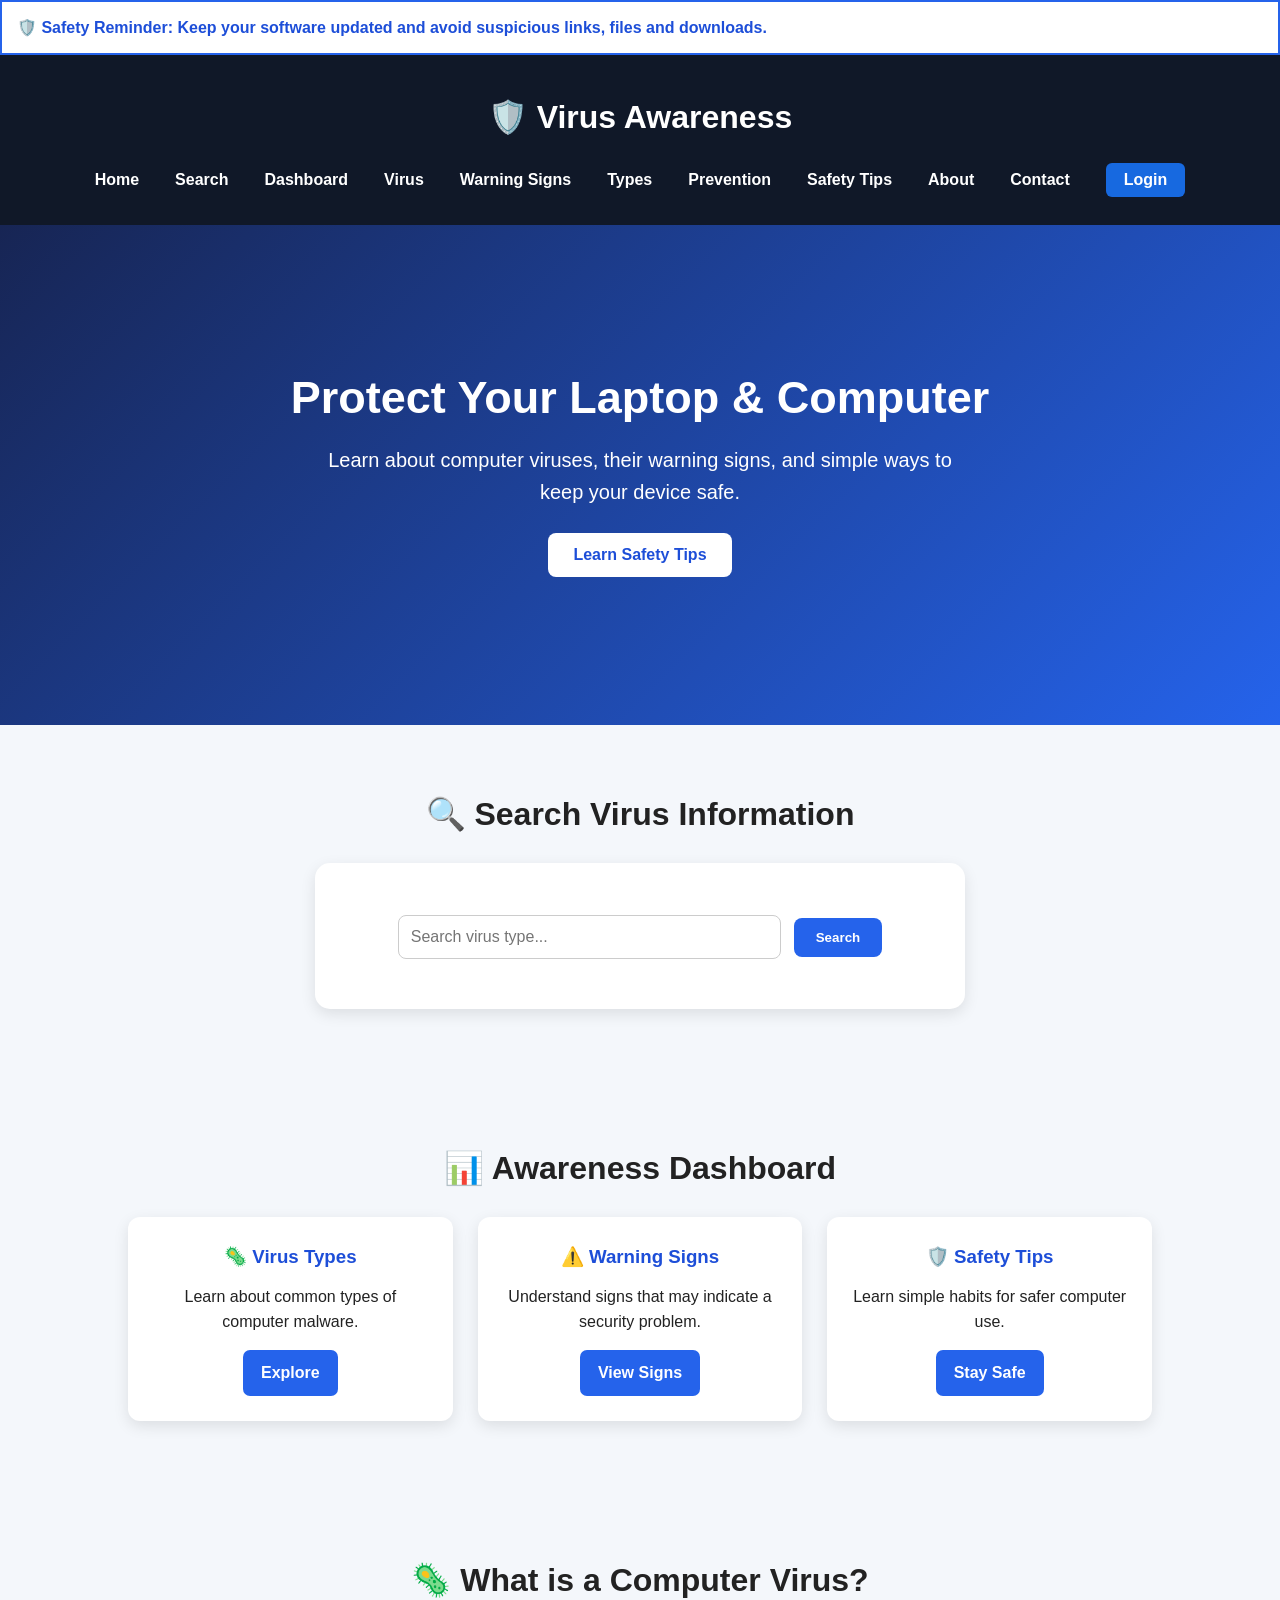
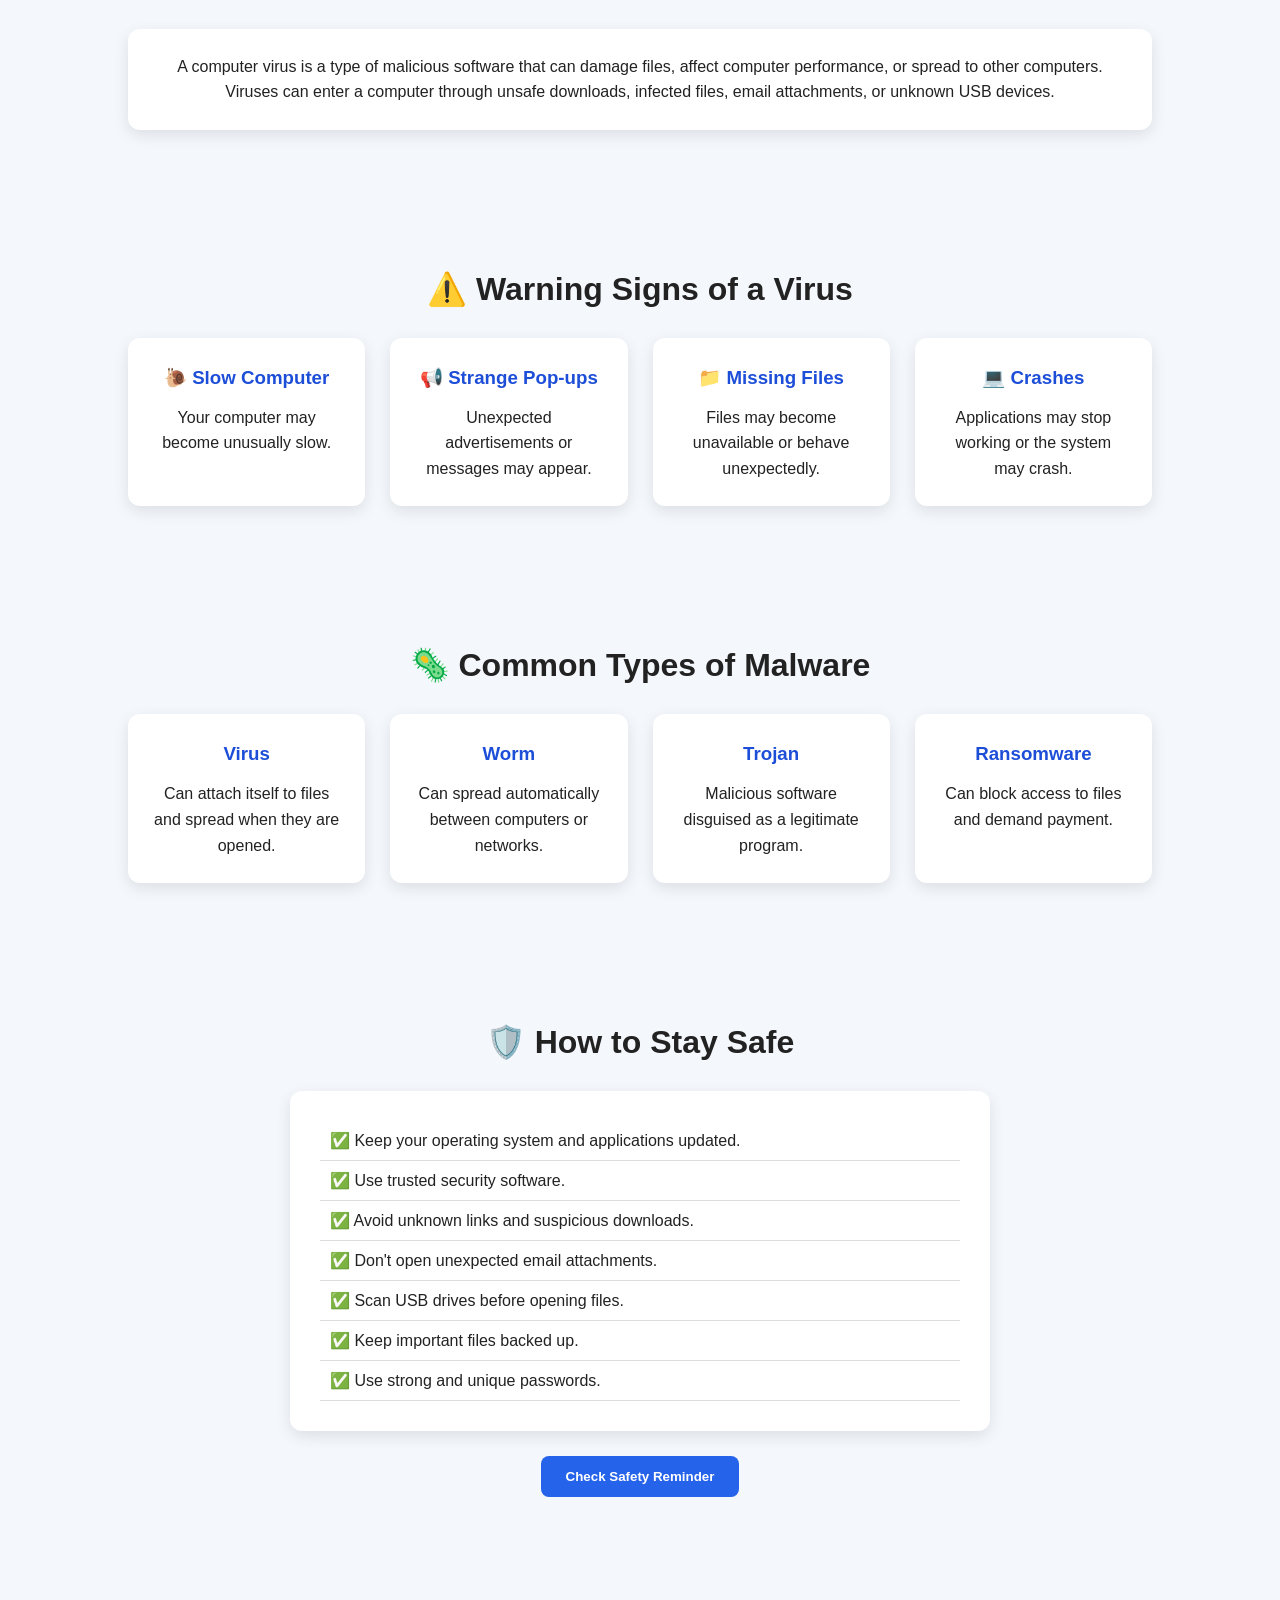
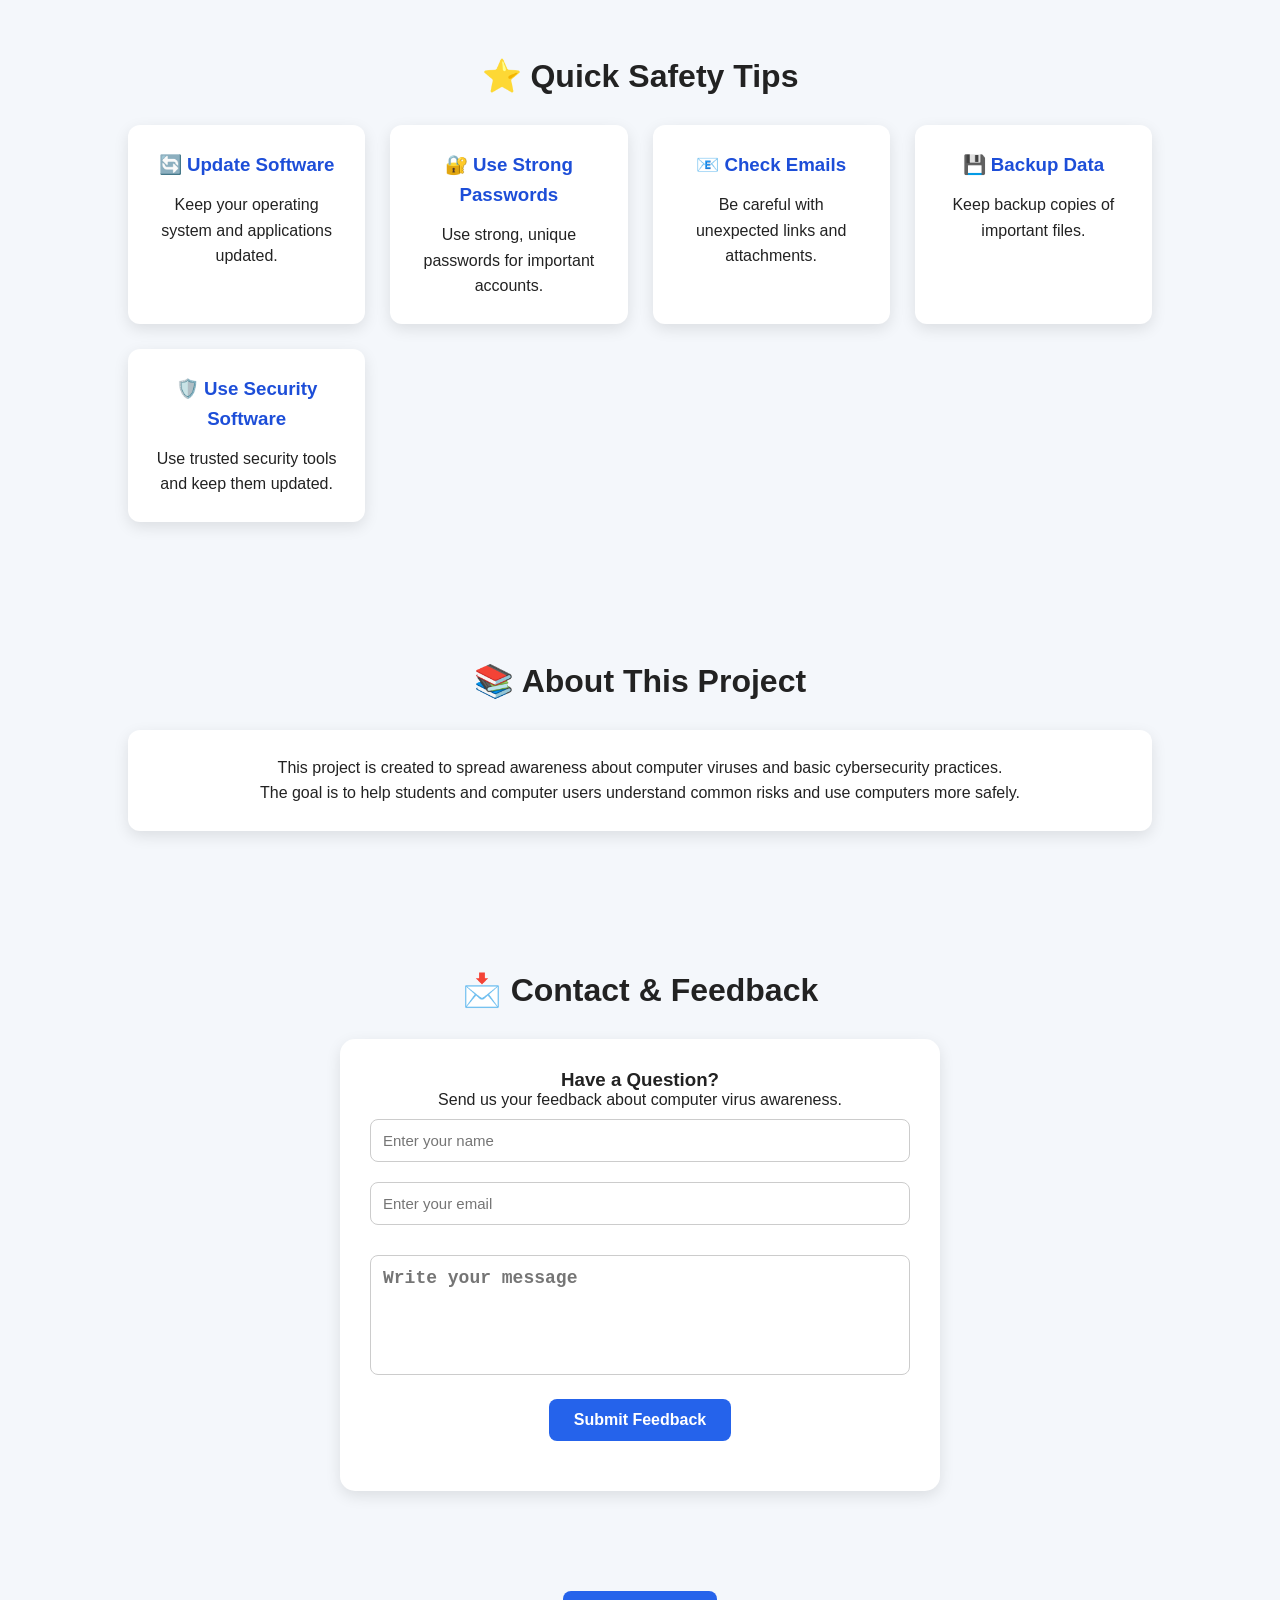
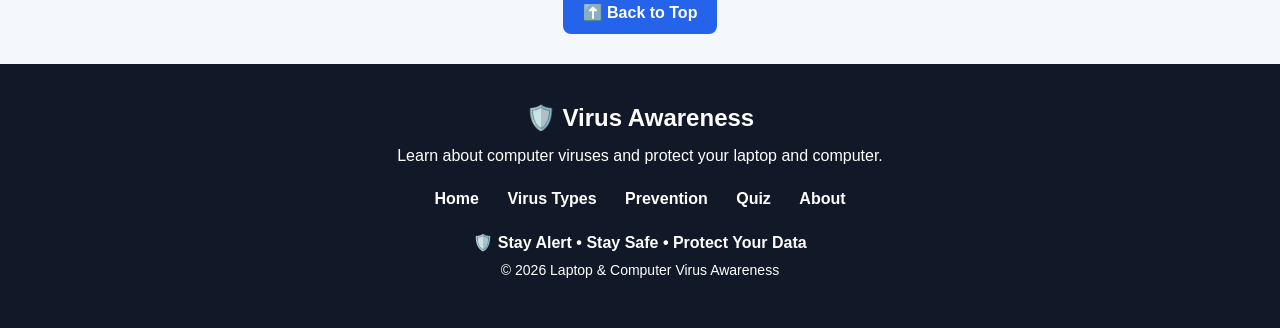
<file: index.html>
<!DOCTYPE html>
<html lang="en">
<head>
    <meta charset="UTF-8">
    <meta name="viewport" content="width=device-width, initial-scale=1.0">
    <title>Laptop & Computer Virus Awareness</title>
    <link rel="stylesheet" href="style.css">
</head>

<body>
    <div class="reminder-bar">
    <div class="reminder-moving">
        🛡️ Safety Reminder: Keep your software updated and avoid suspicious links, files and downloads.
    </div>
</div>
<header>
    <h1>🛡️ Virus Awareness</h1>

    <nav>
        <a href="#home">Home</a>
        <a href="#search">Search</a>
        <a href="#dashboard">Dashboard</a>
        <a href="#virus">Virus</a>
        <a href="#signs">Warning Signs</a>
        <a href="#types">Types</a>
        <a href="#prevention">Prevention</a>
        <a href="#quick-tips">Safety Tips</a>
        <a href="#about">About</a>
        <a href="#contact">Contact</a>
        <a href="login.html" class="login-btn">Login</a>
    </nav>
</header>

<section id="home" class="hero">
    <div>
        <h2>Protect Your Laptop & Computer</h2>
        <p>
            Learn about computer viruses, their warning signs,
            and simple ways to keep your device safe.
        </p>

        <a href="#prevention" class="btn">Learn Safety Tips</a>
    </div>
</section>
<section id="search">
    <h2>🔍 Search Virus Information</h2>

    <div class="search-box">
        <input type="text" id="searchInput"
               placeholder="Search virus type...">

        <button onclick="searchVirus()">Search</button>

        <p id="searchResult"></p>
    </div>
</section>
<section id="dashboard">
    <h2>📊 Awareness Dashboard</h2>

    <div class="cards">

        <div class="card">
            <h3>🦠 Virus Types</h3>
            <p>Learn about common types of computer malware.</p>
            <a href="#types" class="dashboard-btn">Explore</a>
        </div>

        <div class="card">
            <h3>⚠️ Warning Signs</h3>
            <p>Understand signs that may indicate a security problem.</p>
            <a href="#signs" class="dashboard-btn">View Signs</a>
        </div>

        <div class="card">
            <h3>🛡️ Safety Tips</h3>
            <p>Learn simple habits for safer computer use.</p>
            <a href="#prevention" class="dashboard-btn">Stay Safe</a>
        </div>

        
    </div>
</section>

</section>
<section id="virus">
    <h2>🦠 What is a Computer Virus?</h2>

    <div class="card">
        <p>
            A computer virus is a type of malicious software that can
            damage files, affect computer performance, or spread to
            other computers.
        </p>

        <p>
            Viruses can enter a computer through unsafe downloads,
            infected files, email attachments, or unknown USB devices.
        </p>
    </div>
</section>

<section id="signs">
    <h2>⚠️ Warning Signs of a Virus</h2>

    <div class="cards">

        <div class="card">
            <h3>🐌 Slow Computer</h3>
            <p>Your computer may become unusually slow.</p>
        </div>

        <div class="card">
            <h3>📢 Strange Pop-ups</h3>
            <p>Unexpected advertisements or messages may appear.</p>
        </div>

        <div class="card">
            <h3>📁 Missing Files</h3>
            <p>Files may become unavailable or behave unexpectedly.</p>
        </div>

        <div class="card">
            <h3>💻 Crashes</h3>
            <p>Applications may stop working or the system may crash.</p>
        </div>

    </div>
</section>

<section id="types">
    <h2>🦠 Common Types of Malware</h2>

    <div class="cards">

        <div class="card">
            <h3>Virus</h3>
            <p>Can attach itself to files and spread when they are opened.</p>
        </div>

        <div class="card">
            <h3>Worm</h3>
            <p>Can spread automatically between computers or networks.</p>
        </div>

        <div class="card">
            <h3>Trojan</h3>
            <p>Malicious software disguised as a legitimate program.</p>
        </div>

        <div class="card">
            <h3>Ransomware</h3>
            <p>Can block access to files and demand payment.</p>
        </div>

    </div>
</section>

<section id="prevention">
    <h2>🛡️ How to Stay Safe</h2>

    <div class="tips">
        <p>✅ Keep your operating system and applications updated.</p>
        <p>✅ Use trusted security software.</p>
        <p>✅ Avoid unknown links and suspicious downloads.</p>
        <p>✅ Don't open unexpected email attachments.</p>
        <p>✅ Scan USB drives before opening files.</p>
        <p>✅ Keep important files backed up.</p>
        <p>✅ Use strong and unique passwords.</p>
    </div>

    <button onclick="showMessage()">Check Safety Reminder</button>

    <p id="message"></p>
</section>
<!-- Quick Safety Tips Section -->
<section id="quick-tips">

    <h2>⭐ Quick Safety Tips</h2>

    <div class="cards">

        <div class="card">
            <h3>🔄 Update Software</h3>
            <p>Keep your operating system and applications updated.</p>
        </div>

        <div class="card">
            <h3>🔐 Use Strong Passwords</h3>
            <p>Use strong, unique passwords for important accounts.</p>
        </div>

        <div class="card">
            <h3>📧 Check Emails</h3>
            <p>Be careful with unexpected links and attachments.</p>
        </div>

        <div class="card">
            <h3>💾 Backup Data</h3>
            <p>Keep backup copies of important files.</p>
        </div>

        <div class="card">
            <h3>🛡️ Use Security Software</h3>
            <p>Use trusted security tools and keep them updated.</p>
        </div>

    </div>

</section>
<section id="about">
    <h2>📚 About This Project</h2>

    <div class="card">
        <p>
            This project is created to spread awareness about computer
            viruses and basic cybersecurity practices.
        </p>

        <p>
            The goal is to help students and computer users understand
            common risks and use computers more safely.
        </p>
    </div>
</section>
<section id="contact">
    <h2>📩 Contact & Feedback</h2>

    <div class="contact-box">
        <h3>Have a Question?</h3>
        <p>Send us your feedback about computer virus awareness.</p>

        <input type="text" id="name" placeholder="Enter your name">

        <input type="email" id="email" placeholder="Enter your email">

        <textarea id="message" placeholder="Write your message"></textarea>

        <button onclick="sendFeedback()">Submit Feedback</button>

        <p id="feedbackMessage"></p>
    </div>
</section>
<div class="top-button">
    <a href="#home">⬆️ Back to Top</a>
</div>
<footer class="main-footer">

    <h2>🛡️ Virus Awareness</h2>

    <p>
        Learn about computer viruses and protect your laptop and computer.
    </p>

    <div class="footer-links">
        <a href="#home">Home</a>
        <a href="#types">Virus Types</a>
        <a href="#prevention">Prevention</a>
        <a href="#quiz">Quiz</a>
        <a href="#about">About</a>
    </div>

    <p class="footer-safety">
        🛡️ Stay Alert • Stay Safe • Protect Your Data
    </p>

    <p class="copyright">
        © 2026 Laptop & Computer Virus Awareness
    </p>

</footer>
<script src="script.js"></script>

</body>
</html>
</file>
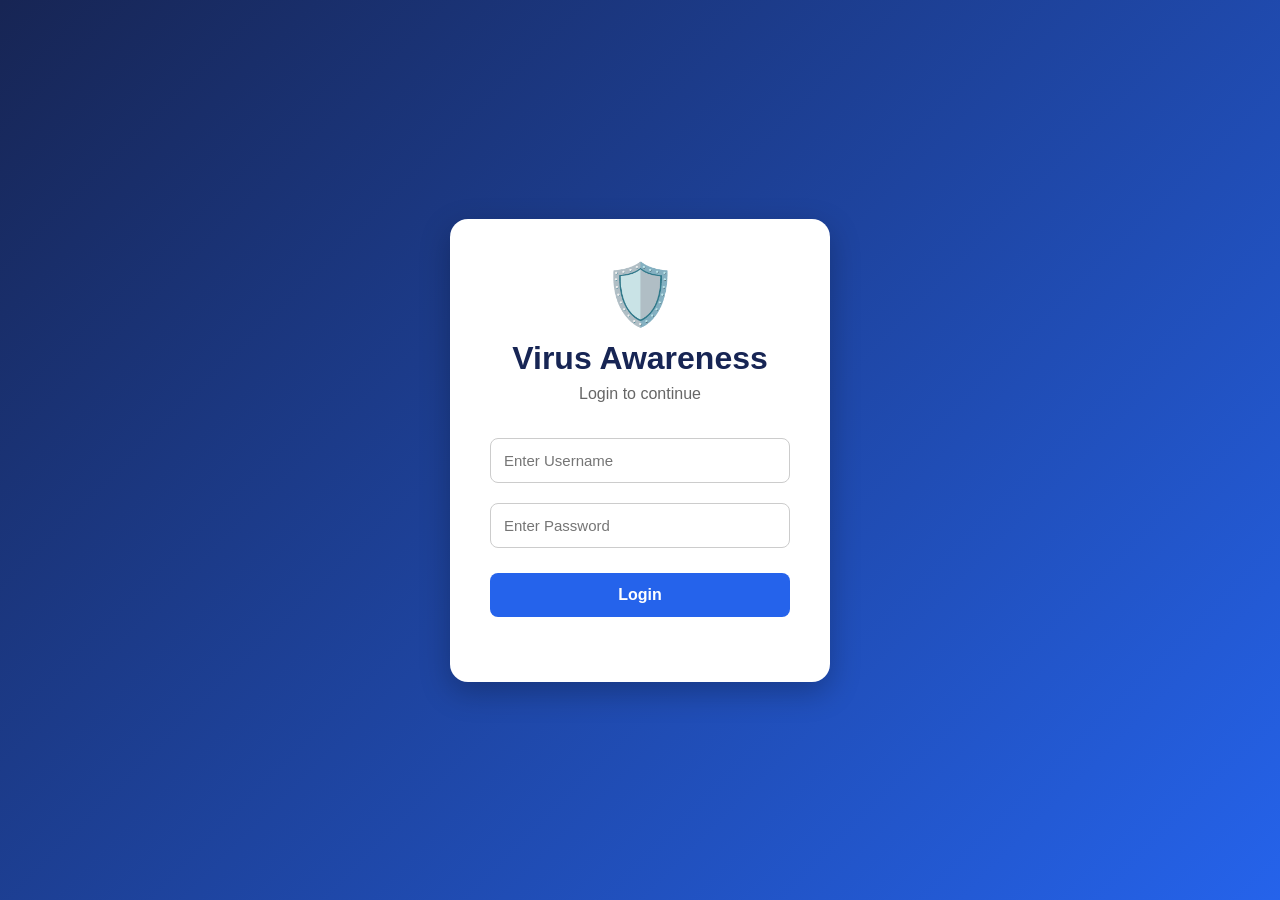
<file: home.html>
<!DOCTYPE html>
<html lang="en">
<head>
    <meta charset="UTF-8">
    <meta name="viewport" content="width=device-width, initial-scale=1.0">
    <title>Login</title>
    <meta http-equiv="refresh" content="0; url=login.html">
</head>
<body>
    <p>Opening Login Page...</p>
</body>
</html>
</file>
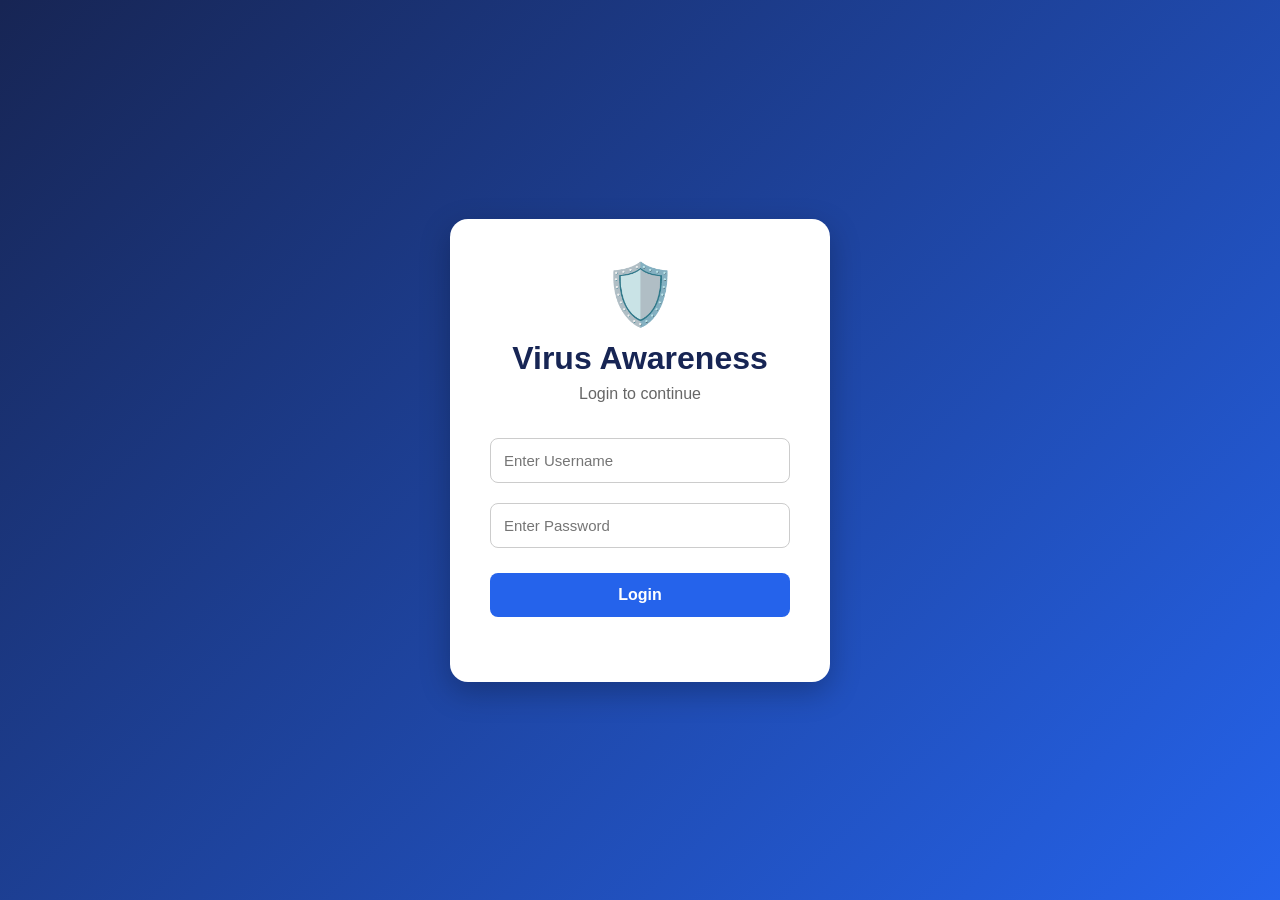
<file: login.html>
<!DOCTYPE html>
<html lang="en">
<head>
    <meta charset="UTF-8">
    <meta name="viewport" content="width=device-width, initial-scale=1.0">
    <title>Virus Awareness - Login</title>
    <link rel="stylesheet" href="login.css">
</head>

<body>

<div class="login-box">

    <div class="icon">🛡️</div>

    <h1>Virus Awareness</h1>
    <p>Login to continue</p>

    <form onsubmit="login(event)">

        <input type="text" id="username"
               placeholder="Enter Username" required>

        <input type="password" id="password"
               placeholder="Enter Password" required>

        <button type="submit">Login</button>

    </form>

    <p id="loginMessage"></p>

</div>

<script src="login.js"></script>

</body>
</html>
</file>
<file: style.css>
* {
    margin: 0;
    padding: 0;
    box-sizing: border-box;
    scroll-behavior: smooth;
}

body {
    font-family: Arial, sans-serif;
    background: #f4f7fb;
    color: #222;
}

header {
    background: #101828;
    color: white;
    padding: 20px;
    text-align: center;
    position: sticky;
    top: 0;
    z-index: 1000;
}

header h1 {
    margin-bottom: 15px;
}

nav a {
    color: white;
    text-decoration: none;
    margin: 8px;
    font-weight: bold;
}

nav a:hover {
    color: #4cc9f0;
}

.hero {
    min-height: 500px;
    display: flex;
    justify-content: center;
    align-items: center;
    text-align: center;
    padding: 40px;

    background: linear-gradient(
        135deg,
        #172554,
        #2563eb
    );
    color: white;
}

.hero h2 {
    font-size: 45px;
    margin-bottom: 20px;
}

.hero p {
    font-size: 20px;
    max-width: 650px;
    margin: auto;
    line-height: 1.6;
}

.btn,
button {
    display: inline-block;
    margin-top: 25px;
    padding: 13px 25px;
    background: #ffffff;
    color: #1d4ed8;
    border: none;
    border-radius: 8px;
    text-decoration: none;
    font-weight: bold;
    cursor: pointer;
}

section {
    padding: 70px 10%;
    text-align: center;
}

section h2 {
    font-size: 32px;
    margin-bottom: 30px;
}

.cards {
    display: grid;
    grid-template-columns: repeat(auto-fit, minmax(220px, 1fr));
    gap: 25px;
}

.card {
    background: white;
    padding: 25px;
    border-radius: 12px;
    box-shadow: 0 5px 15px rgba(0,0,0,0.1);
    line-height: 1.6;
}

.card h3 {
    margin-bottom: 12px;
    color: #1d4ed8;
}

.tips {
    max-width: 700px;
    margin: auto;
    text-align: left;
    background: white;
    padding: 30px;
    border-radius: 12px;
    box-shadow: 0 5px 15px rgba(0,0,0,0.1);
}

.tips p {
    padding: 10px;
    border-bottom: 1px solid #ddd;
}

#prevention button {
    background: #2563eb;
    color: white;
}

#message {
    margin-top: 20px;
    font-size: 18px;
    font-weight: bold;
}

footer {
    background: #101828;
    color: white;
    text-align: center;
    padding: 25px;
}

@media (max-width: 700px) {

    .hero h2 {
        font-size: 32px;
    }

    nav a {
        display: inline-block;
        font-size: 14px;
    }

    section {
        padding: 50px 5%;
    }
}

.quiz-box {
    max-width: 700px;
    margin: auto;
    background: white;
    padding: 30px;
    border-radius: 15px;
    box-shadow: 0 5px 15px rgba(0,0,0,0.1);
}

.quiz-box h3 {
    margin-bottom: 20px;
}

.quiz-box button {
    display: block;
    width: 100%;
    margin: 10px 0;
    background: #eef4ff;
    color: #222;
}

.quiz-box button:hover {
    background: #dbeafe;
}

#quizResult {
    margin-top: 20px;
    font-weight: bold;
}

.dashboard-btn {
    display: inline-block;
    margin-top: 15px;
    padding: 10px 18px;
    background: #2563eb;
    color: white;
    text-decoration: none;
    border-radius: 7px;
    font-weight: bold;
}

.dashboard-btn:hover {
    background: #1d4ed8;
}

/* Contact Section */

.contact-box {
    max-width: 600px;
    margin: auto;
    background: white;
    padding: 30px;
    border-radius: 15px;
    box-shadow: 0 5px 15px rgba(0,0,0,0.1);
}

.contact-box input,
.contact-box textarea {
    width: 100%;
    padding: 12px;
    margin: 10px 0;
    border: 1px solid #ccc;
    border-radius: 8px;
    box-sizing: border-box;
    font-size: 15px;
}

.contact-box textarea {
    height: 120px;
    resize: none;
}

.contact-box button {
    background: #2563eb;
    color: white;
    padding: 12px 25px;
    border: none;
    border-radius: 8px;
    cursor: pointer;
    font-size: 16px;
    margin-top: 10px;
}

.contact-box button:hover {
    background: #1d4ed8;
}

#feedbackMessage {
    margin-top: 20px;
    font-weight: bold;
}

/* Mobile Responsive Design */

@media (max-width: 768px) {

    nav {
        flex-wrap: wrap;
        gap: 8px;
    }

    nav a,
    nav button {
        font-size: 14px;
        padding: 8px 12px;
    }

    section {
        padding: 40px 15px;
    }

    .cards {
        grid-template-columns: 1fr;
    }

    .quiz-box,
    .scanner-box,
    .contact-box {
        width: 90%;
        padding: 20px;
    }
}

/* Smooth Scrolling */

html {
    scroll-behavior: smooth;
}

/* Card Hover Effect */

.card {
    transition: transform 0.3s ease, box-shadow 0.3s ease;
}

.card:hover {
    transform: translateY(-8px);
    box-shadow: 0 10px 25px rgba(0,0,0,0.2);
}

/* Button Hover Effect */

button,
.dashboard-btn {
    transition: transform 0.2s ease, background 0.2s ease;
}

button:hover,
.dashboard-btn:hover {
    transform: scale(1.05);
}

/* Search Section */

.search-box {
    max-width: 650px;
    margin: auto;
    padding: 30px;
    background: white;
    border-radius: 15px;
    box-shadow: 0 5px 15px rgba(0,0,0,0.1);
    text-align: center;
}

.search-box input {
    width: 65%;
    padding: 12px;
    border: 1px solid #ccc;
    border-radius: 8px;
    font-size: 16px;
}

.search-box button {
    padding: 12px 22px;
    margin-left: 8px;
    background: #2563eb;
    color: white;
    border: none;
    border-radius: 8px;
    cursor: pointer;
}

#searchResult {
    margin-top: 20px;
    font-size: 18px;
    font-weight: bold;
}

.top-button {
    text-align: center;
    margin: 30px 0;
}

.top-button a {
    display: inline-block;
    padding: 12px 20px;
    background: #2563eb;
    color: white;
    text-decoration: none;
    border-radius: 8px;
    font-weight: bold;
}

.top-button a:hover {
    background: #1d4ed8;
}

/* Statistics Section */

.stats-container {
    display: grid;
    grid-template-columns: repeat(4, 1fr);
    gap: 20px;
    max-width: 1000px;
    margin: auto;
}

.stat-card {
    background: white;
    padding: 25px;
    border-radius: 15px;
    text-align: center;
    box-shadow: 0 5px 15px rgba(0,0,0,0.1);
    transition: transform 0.3s ease;
}

.stat-card:hover {
    transform: translateY(-8px);
}

.stat-card h3 {
    font-size: 28px;
    margin-bottom: 10px;
}

.stat-card p {
    font-size: 17px;
    font-weight: bold;
}

/* Attractive Footer */

.main-footer {
    background: #111827;
    color: white;
    text-align: center;
    padding: 40px 20px;
    margin-top: 30px;
}

.main-footer h2 {
    margin-bottom: 15px;
}

.main-footer p {
    margin: 10px 0;
}

.footer-links {
    margin: 25px 0;
}

.footer-links a {
    color: white;
    text-decoration: none;
    margin: 0 12px;
    font-weight: bold;
}

.footer-links a:hover {
    text-decoration: underline;
}

.footer-safety {
    font-weight: bold;
}

.copyright {
    font-size: 14px;
    margin-top: 20px;
}

nav {
    display: flex;
    align-items: center;
    justify-content: center;
    gap: 20px;
}

nav .login-btn {
    background: #1769e0;
    color: white;
    padding: 8px 18px;
    border-radius: 6px;
    text-decoration: none;
    font-weight: bold;
}

nav .login-btn:hover {
    background: #0d4fb8;
}

/* Fix header and page title spacing */

header {
    position: relative;
    width: 100%;
    box-sizing: border-box;
}

body {
    margin: 0;
}

section {
    scroll-margin-top: 100px;
}

h1 {
    margin-top: 20px;
    line-height: 1.4;
}

.stats-container {
    display: flex;
    justify-content: center;
    align-items: center;
    gap: 20px;
    flex-wrap: wrap;
    margin: auto;
}

/* Rotating Safety Reminder */

.reminder-circle {
    width: 180px;
    height: 180px;
    margin: 25px auto;
    border: 4px solid #2563eb;
    border-radius: 50%;
    display: flex;
    align-items: center;
    justify-content: center;
    animation: circleRotate 6s linear infinite;
    background: #eff6ff;
    box-shadow: 0 5px 20px rgba(0, 0, 0, 0.15);
}

.reminder-text {
    width: 140px;
    text-align: center;
    font-size: 14px;
    font-weight: bold;
    color: #1d4ed8;
}

/* Safety Reminder Bar */

.reminder-bar {
    width: 100%;
    height: 55px;
    box-sizing: border-box;
    overflow: hidden;
    display: flex;
    align-items: center;
    background: white;
    border: 2px solid #2563eb;
    padding: 0 15px;
}

.reminder-moving {
    display: inline-block;
    white-space: nowrap;
    font-size: 16px;
    font-weight: bold;
    color: #1d4ed8;
    animation: reminderRotate 8s linear infinite;
}

@keyframes reminderRotate {
    from {
        transform: translateX(100%);
    }

    to {
        transform: translateX(-100%);
    }
}
</file>
<file: login.css>
* {
    margin: 0;
    padding: 0;
    box-sizing: border-box;
}

body {
    min-height: 100vh;
    display: flex;
    justify-content: center;
    align-items: center;
    font-family: Arial, sans-serif;
    background: linear-gradient(135deg, #172554, #2563eb);
}

.login-box {
    width: 380px;
    padding: 40px;
    background: white;
    border-radius: 18px;
    text-align: center;
    box-shadow: 0 10px 30px rgba(0, 0, 0, 0.25);
}

.icon {
    font-size: 60px;
    margin-bottom: 10px;
}

.login-box h1 {
    color: #172554;
    margin-bottom: 8px;
}

.login-box p {
    color: #666;
    margin-bottom: 25px;
}

.login-box input {
    width: 100%;
    padding: 13px;
    margin: 10px 0;
    border: 1px solid #ccc;
    border-radius: 8px;
    font-size: 15px;
}

.login-box button {
    width: 100%;
    padding: 13px;
    margin-top: 15px;
    border: none;
    border-radius: 8px;
    background: #2563eb;
    color: white;
    font-size: 16px;
    font-weight: bold;
    cursor: pointer;
}

.login-box button:hover {
    background: #1d4ed8;
}

#loginMessage {
    margin-top: 20px;
    font-weight: bold;
}
</file>
